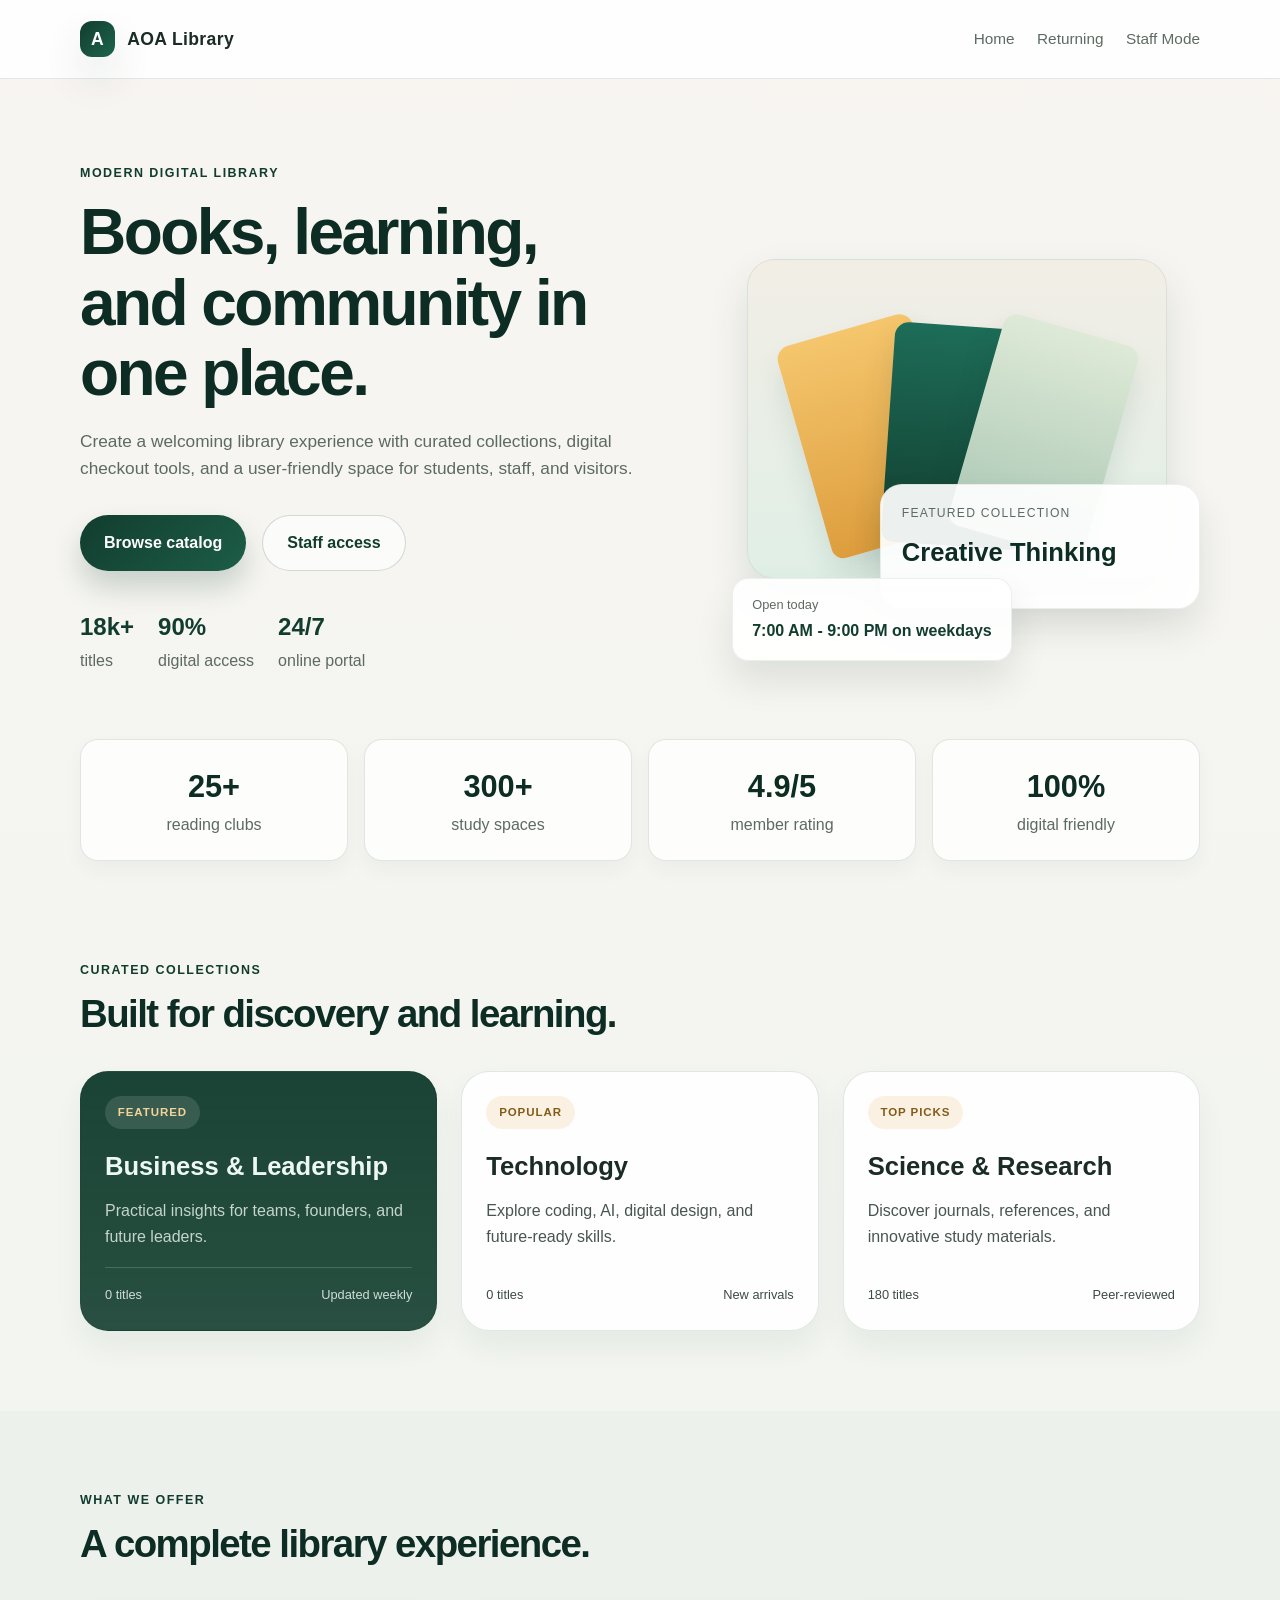
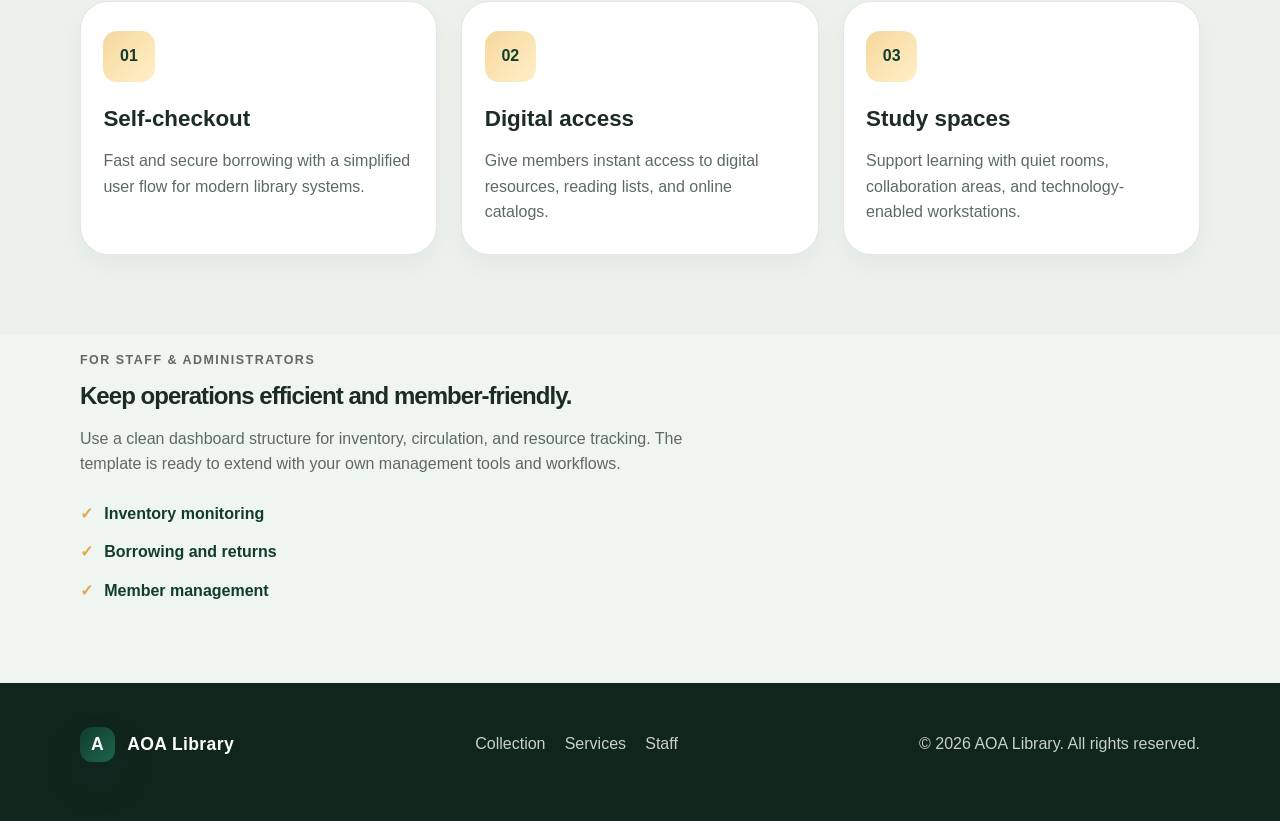
<file: index.html>
<!DOCTYPE html>
<html lang="en">
  <head>
    <meta charset="UTF-8" />
    <meta name="viewport" content="width=device-width, initial-scale=1.0" />
    <meta
      name="description"
      content="AOA Library is a website used in the within the school for students and staff in book borrowing and management."
    />
    <title>AOA Library</title>
    <link rel="stylesheet" href="styles.css" />
  </head>
  <body>
    <header class="topbar">
      <div class="container nav-wrap">
        <a class="brand" href="#home" aria-label="AOA Library home">
          <span class="brand-mark">A</span>
          <span>AOA Library</span>
        </a>

        <button class="nav-toggle" aria-expanded="false" aria-controls="mainNav">
          <span></span>
          <span></span>
          <span></span>
        </button>

        <nav class="main-nav" id="mainNav" aria-label="Main navigation">
          <a href="#home">Home</a>
          <a href="#returns">Returning</a>
          <a href="staffmode.html">Staff Mode</a>
        </nav>
      </div>
    </header>

    <main id="home">
      <section class="hero">
        <div class="container hero-grid">
          <div class="hero-content">
            <p class="eyebrow">Modern digital library</p>
            <h1>Books, learning, and community in one place.</h1>
            <p class="lead">
              Create a welcoming library experience with curated collections,
              digital checkout tools, and a user-friendly space for students,
              staff, and visitors.
            </p>

            <div class="hero-actions">
              <a class="primary-btn" href="#collection">Browse catalog</a>
              <a class="secondary-btn" href="#staff">Staff access</a>
            </div>

            <ul class="hero-meta" aria-label="Library highlights">
              <li><strong>18k+</strong><span>titles</span></li>
              <li><strong>90%</strong><span>digital access</span></li>
              <li><strong>24/7</strong><span>online portal</span></li>
            </ul>
          </div>

          <div class="hero-panel" aria-label="Library overview card">
            <div class="book-stand">
              <div class="book book-one"></div>
              <div class="book book-two"></div>
              <div class="book book-three"></div>
            </div>

            <div class="info-card feature-card">
              <p class="feature-label">Featured collection</p>
              <h2>Creative Thinking</h2>
              <div class="feature-progress">
              </div>
            </div>

            <div class="info-card hours-card">
              <p>Open today</p>
              <strong>7:00 AM - 9:00 PM on weekdays</strong>
            </div>
          </div>
        </div>
      </section>

      <section class="stats" aria-label="Library statistics">
        <div class="container stats-grid">
          <article class="stat-item">
            <strong>25+</strong>
            <span>reading clubs</span>
          </article>
          <article class="stat-item">
            <strong>300+</strong>
            <span>study spaces</span>
          </article>
          <article class="stat-item">
            <strong>4.9/5</strong>
            <span>member rating</span>
          </article>
          <article class="stat-item">
            <strong>100%</strong>
            <span>digital friendly</span>
          </article>
        </div>
      </section>

      <section class="section-block" id="collection">
        <div class="container">
          <div class="section-heading">
            <p class="eyebrow">Curated collections</p>
            <h2>Built for discovery and learning.</h2>
          </div>

          <div class="card-grid">
            <article class="library-card accent-card">
              <span class="tag">Featured</span>
              <h3>Business & Leadership</h3>
              <p>
                Practical insights for teams, founders, and future leaders.
              </p>
              <div class="card-meta">
                <span>0 titles</span>
                <span>Updated weekly</span>
              </div>
            </article>

            <article class="library-card">
              <span class="tag">Popular</span>
              <h3>Technology</h3>
              <p>
                Explore coding, AI, digital design, and future-ready skills.
              </p>
              <div class="card-meta">
                <span>0 titles</span>
                <span>New arrivals</span>
              </div>
            </article>

            <article class="library-card">
              <span class="tag">Top picks</span>
              <h3>Science & Research</h3>
              <p>
                Discover journals, references, and innovative study materials.
              </p>
              <div class="card-meta">
                <span>180 titles</span>
                <span>Peer-reviewed</span>
              </div>
            </article>
          </div>
        </div>
      </section>

      <section class="section-block muted-section" id="services">
        <div class="container">
          <div class="section-heading narrow">
            <p class="eyebrow">What we offer</p>
            <h2>A complete library experience.</h2>
          </div>

          <div class="service-grid">
            <article class="service-item">
              <div class="service-icon">01</div>
              <h3>Self-checkout</h3>
              <p>
                Fast and secure borrowing with a simplified user flow for modern
                library systems.
              </p>
            </article>

            <article class="service-item">
              <div class="service-icon">02</div>
              <h3>Digital access</h3>
              <p>
                Give members instant access to digital resources, reading lists,
                and online catalogs.
              </p>
            </article>

            <article class="service-item">
              <div class="service-icon">03</div>
              <h3>Study spaces</h3>
              <p>
                Support learning with quiet rooms, collaboration areas, and
                technology-enabled workstations.
              </p>
            </article>
          </div>
        </div>
      </section>

      <section class="section-block info-panel" id="staff">
        <div class="container panel-grid">
          <div class="panel-copy">
            <p class="eyebrow">For staff & administrators</p>
            <h2>Keep operations efficient and member-friendly.</h2>
            <p>
              Use a clean dashboard structure for inventory, circulation, and
              resource tracking. The template is ready to extend with your own
              management tools and workflows.
            </p>
            <ul class="check-list">
              <li>Inventory monitoring</li>
              <li>Borrowing and returns</li>
              <li>Member management</li>
            </ul>
          </div>

      </section>

    </main>

    <footer class="site-footer">
      <div class="container footer-grid">
        <div>
          <a class="brand footer-brand" href="#home">
            <span class="brand-mark">A</span>
            <span>AOA Library</span>
          </a>
        </div>

        <div class="footer-links">
          <a href="#collection">Collection</a>
          <a href="#services">Services</a>
          <a href="#staff">Staff</a>
        </div>

        <p>&copy; <span id="year"></span> AOA Library. All rights reserved.</p>
      </div>
    </footer>

    <script src="index.js"></script>
  </body>
</html>
</file>
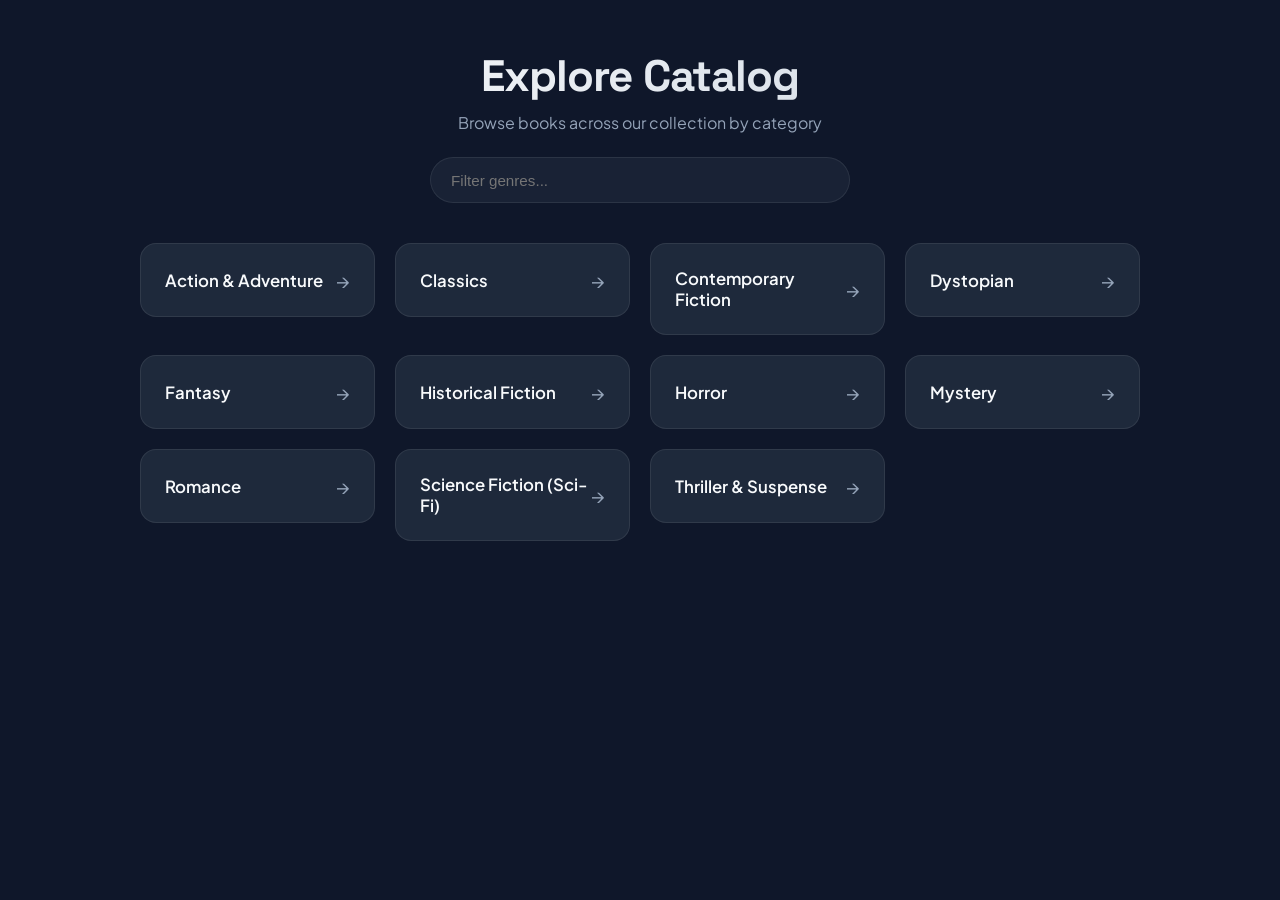
<file: catalog.html>
<!DOCTYPE html>
<html lang="en">
<head>
  <meta charset="UTF-8" />
  <meta name="viewport" content="width=device-width, initial-scale=1.0" />
  <title>Catalog Genres | AOA Library</title>
  <link rel="preconnect" href="https://fonts.googleapis.com">
  <link rel="preconnect" href="https://fonts.gstatic.com" crossorigin>
  <link href="https://fonts.googleapis.com/css2?family=Plus+Jakarta+Sans:wght@400;500;600;700&family=Space+Grotesk:wght@600;700&display=swap" rel="stylesheet">
  
  <style>
    :root {
      --bg: #0f172a;
      --card-bg: #1e293b;
      --card-hover: #334155;
      --accent: #6366f1;
      --accent-glow: rgba(99, 102, 241, 0.25);
      --text-main: #f8fafc;
      --text-muted: #94a3b8;
      --border: rgba(255, 255, 255, 0.08);
    }

    * {
      box-sizing: border-box;
      margin: 0;
      padding: 0;
    }

    body {
      font-family: 'Plus Jakarta Sans', sans-serif;
      background-color: var(--bg);
      color: var(--text-main);
      min-height: 100vh;
      padding: 3rem 1.5rem;
      display: flex;
      justify-content: center;
    }

    .catalog-container {
      max-width: 1000px;
      width: 100%;
    }

    .catalog-header {
      margin-bottom: 2.5rem;
      text-align: center;
    }

    .catalog-header h1 {
      font-family: 'Space Grotesk', sans-serif;
      font-size: 2.75rem;
      font-weight: 700;
      letter-spacing: -0.02em;
      background: linear-gradient(135deg, #ffffff 0%, #cbd5e1 100%);
      -webkit-background-clip: text;
      -webkit-text-fill-color: transparent;
      margin-bottom: 0.5rem;
    }

    .catalog-header p {
      color: var(--text-muted);
      font-size: 1rem;
    }

    /* Search Input */
    .search-wrap {
      margin-top: 1.5rem;
      display: flex;
      justify-content: center;
    }

    .search-input {
      width: 100%;
      max-width: 420px;
      padding: 0.85rem 1.25rem;
      border-radius: 99px;
      border: 1px solid var(--border);
      background: rgba(30, 41, 59, 0.7);
      backdrop-filter: blur(8px);
      color: var(--text-main);
      font-size: 0.95rem;
      outline: none;
      transition: all 0.2s ease;
    }

    .search-input:focus {
      border-color: var(--accent);
      box-shadow: 0 0 0 4px var(--accent-glow);
    }

    /* Grid Layout */
    .genre-grid {
      display: grid;
      grid-template-columns: repeat(auto-fill, minmax(220px, 1fr));
      gap: 1.25rem;
      list-style: none;
    }

    .genre-card {
      background: var(--card-bg);
      border: 1px solid var(--border);
      border-radius: 16px;
      padding: 1.5rem;
      display: flex;
      align-items: center;
      justify-content: space-between;
      cursor: pointer;
      text-decoration: none;
      color: var(--text-main);
      transition: all 0.25s cubic-bezier(0.4, 0, 0.2, 1);
      position: relative;
      overflow: hidden;
    }

    .genre-card::before {
      content: '';
      position: absolute;
      top: 0;
      left: 0;
      width: 100%;
      height: 3px;
      background: linear-gradient(90deg, var(--accent), #a855f7);
      opacity: 0;
      transition: opacity 0.25s ease;
    }

    .genre-card:hover {
      background: var(--card-hover);
      transform: translateY(-4px);
      border-color: rgba(255, 255, 255, 0.15);
      box-shadow: 0 12px 24px -10px rgba(0, 0, 0, 0.5);
    }

    .genre-card:hover::before {
      opacity: 1;
    }

    .genre-name {
      font-weight: 600;
      font-size: 1.05rem;
    }

    .genre-arrow {
      color: var(--text-muted);
      font-size: 1.2rem;
      transition: transform 0.2s ease, color 0.2s ease;
    }

    .genre-card:hover .genre-arrow {
      transform: translateX(4px);
      color: var(--accent);
    }

    .no-results {
      grid-column: 1 / -1;
      text-align: center;
      color: var(--text-muted);
      padding: 3rem 0;
      display: none;
    }
  </style>
</head>
<body>

  <div class="catalog-container">
    <header class="catalog-header">
      <h1>Explore Catalog</h1>
      <p>Browse books across our collection by category</p>
      
      <div class="search-wrap">
        <input 
          type="text" 
          id="genreSearch" 
          class="search-input" 
          placeholder="Filter genres..." 
          aria-label="Filter genres"
        />
      </div>
    </header>

    <main>
      <ul class="genre-grid" id="genreList">
        <li class="genre-item"><a href="#" class="genre-card"><span class="genre-name">Action & Adventure</span><span class="genre-arrow">&rarr;</span></a></li>
        <li class="genre-item"><a href="#" class="genre-card"><span class="genre-name">Classics</span><span class="genre-arrow">&rarr;</span></a></li>
        <li class="genre-item"><a href="#" class="genre-card"><span class="genre-name">Contemporary Fiction</span><span class="genre-arrow">&rarr;</span></a></li>
        <li class="genre-item"><a href="#" class="genre-card"><span class="genre-name">Dystopian</span><span class="genre-arrow">&rarr;</span></a></li>
        <li class="genre-item"><a href="#" class="genre-card"><span class="genre-name">Fantasy</span><span class="genre-arrow">&rarr;</span></a></li>
        <li class="genre-item"><a href="#" class="genre-card"><span class="genre-name">Historical Fiction</span><span class="genre-arrow">&rarr;</span></a></li>
        <li class="genre-item"><a href="#" class="genre-card"><span class="genre-name">Horror</span><span class="genre-arrow">&rarr;</span></a></li>
        <li class="genre-item"><a href="#" class="genre-card"><span class="genre-name">Mystery</span><span class="genre-arrow">&rarr;</span></a></li>
        <li class="genre-item"><a href="#" class="genre-card"><span class="genre-name">Romance</span><span class="genre-arrow">&rarr;</span></a></li>
        <li class="genre-item"><a href="#" class="genre-card"><span class="genre-name">Science Fiction (Sci-Fi)</span><span class="genre-arrow">&rarr;</span></a></li>
        <li class="genre-item"><a href="#" class="genre-card"><span class="genre-name">Thriller & Suspense</span><span class="genre-arrow">&rarr;</span></a></li>
      </ul>
      <div id="noResults" class="no-results">No genres matching your search.</div>
    </main>
  </div>

  <script>
    // Live filter functionality
    const searchInput = document.getElementById('genreSearch');
    const genreItems = document.querySelectorAll('.genre-item');
    const noResults = document.getElementById('noResults');

    searchInput.addEventListener('input', (e) => {
      const query = e.target.value.toLowerCase().trim();
      let matches = 0;

      genreItems.forEach(item => {
        const text = item.textContent.toLowerCase();
        if (text.includes(query)) {
          item.style.display = '';
          matches++;
        } else {
          item.style.display = 'none';
        }
      });

      noResults.style.display = matches === 0 ? 'block' : 'none';
    });
  </script>
</body>
</html>
</file>
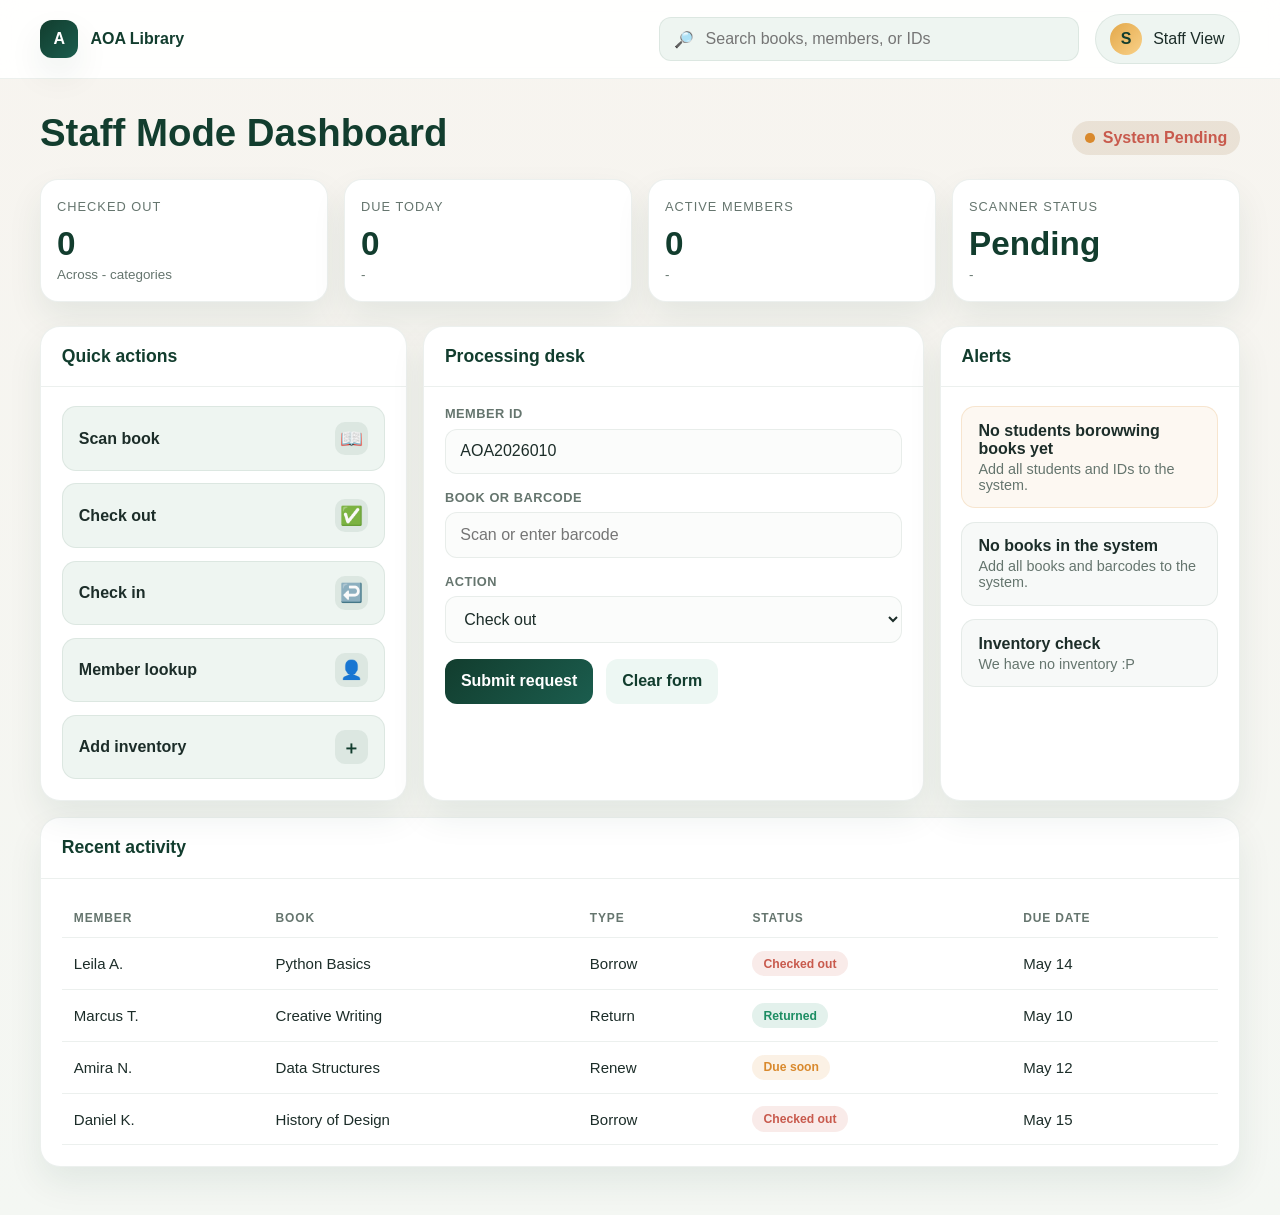
<file: staffmode.html>
<!DOCTYPE html>
<html lang="en">
  <head>
    <meta charset="UTF-8" />
    <meta name="viewport" content="width=device-width, initial-scale=1.0" />
    <title>AOA Library | Staff Mode</title>
    <link rel="stylesheet" href="staff-styles.css" />
  </head>
  <body>
    <header class="topbar">
      <div class="container topbar-inner">
        <div class="brand">
          <span class="brand-mark">A</span>
          <span>AOA Library</span>
        </div>

        <div class="toolbar">
          <label class="search-box" aria-label="Search records">
            <span>🔎</span>
            <input type="text" placeholder="Search books, members, or IDs" />
          </label>

          <div class="user-pill">
            <span class="avatar">S</span>
            <span>Staff View</span>
          </div>
        </div>
      </div>
    </header>

    <main class="page">
      <div class="container">
        <div class="page-header">
          <h1>Staff Mode Dashboard</h1>
          <div class="status-badge"><span class="status-dot"></span> System Pending</div>
        </div>

        <section class="stats-grid" aria-label="Library status overview">
          <article class="stat-card">
            <div class="stat-label">Checked out</div>
            <div class="stat-value">0</div>
            <div class="stat-sub">Across - categories</div>
          </article>

          <article class="stat-card">
            <div class="stat-label">Due today</div>
            <div class="stat-value">0</div>
            <div class="stat-sub">-</div>
          </article>

          <article class="stat-card">
            <div class="stat-label">Active members</div>
            <div class="stat-value">0</div>
            <div class="stat-sub">-</div>
          </article>

          <article class="stat-card">
            <div class="stat-label">Scanner status</div>
            <div class="stat-value">Pending</div>
            <div class="stat-sub">-</div>
          </article>
        </section>

        <section class="content-grid">
          <aside class="panel">
            <div class="panel-header">
              <h2>Quick actions</h2>
            </div>
            <div class="panel-body">
              <div class="quick-actions">
                <button class="action-btn" type="button">
                  <span>Scan book</span>
                  <span class="action-icon">📖</span>
                </button>
                <button class="action-btn" type="button">
                  <span>Check out</span>
                  <span class="action-icon">✅</span>
                </button>
                <button class="action-btn" type="button">
                  <span>Check in</span>
                  <span class="action-icon">↩️</span>
                </button>
                <button class="action-btn" type="button">
                  <span>Member lookup</span>
                  <span class="action-icon">👤</span>
                </button>
                <button class="action-btn" type="button">
                  <span>Add inventory</span>
                  <span class="action-icon">＋</span>
                </button>
              </div>
            </div>
          </aside>

          <section class="panel">
            <div class="panel-header">
              <h3>Processing desk</h3>
            </div>
            <div class="panel-body">
              <form class="form-grid">
                <div class="field">
                  <label for="memberId">Member ID</label>
                  <input id="memberId" type="text" value="AOA2026010" />
                </div>

                <div class="field">
                  <label for="bookId">Book or barcode</label>
                  <input id="bookId" type="text" placeholder="Scan or enter barcode" />
                </div>

                <div class="field">
                  <label for="actionType">Action</label>
                  <select id="actionType">
                    <option>Check out</option>
                    <option>Check in</option>
                    <option>Renew</option>
                    <option>Reserve</option>
                  </select>
                </div>

                <div style="display: flex; gap: 0.8rem; flex-wrap: wrap;">
                  <button class="primary-btn" type="button">Submit request</button>
                  <button class="secondary-btn" type="reset">Clear form</button>
                </div>
              </form>
            </div>
          </section>

          <aside class="panel">
            <div class="panel-header">
              <h3>Alerts</h3>
            </div>
            <div class="panel-body alerts">
              <div class="alert-item warning">
                <strong>No students borowwing books yet</strong>
                <p>Add all students and IDs to the system.</p>
              </div>

              <div class="alert-item info">
                <strong>No books in the system</strong>
                <p>Add all books and barcodes to the system.</p>
              </div>

              <div class="alert-item info">
                <strong>Inventory check</strong>
                <p>We have no inventory :P  </p>
              </div>
            </div>
          </aside>
        </section>

        <section class="panel" style="margin-top: 1rem;">
          <div class="panel-header">
            <h3>Recent activity</h3>
          </div>
          <div class="panel-body table-wrap">
            <table>
              <thead>
                <tr>
                  <th>Member</th>
                  <th>Book</th>
                  <th>Type</th>
                  <th>Status</th>
                  <th>Due date</th>
                </tr>
              </thead>
              <tbody>
                <tr>
                  <td>Leila A.</td>
                  <td>Python Basics</td>
                  <td>Borrow</td>
                  <td><span class="badge checked-out">Checked out</span></td>
                  <td>May 14</td>
                </tr>
                <tr>
                  <td>Marcus T.</td>
                  <td>Creative Writing</td>
                  <td>Return</td>
                  <td><span class="badge returned">Returned</span></td>
                  <td>May 10</td>
                </tr>
                <tr>
                  <td>Amira N.</td>
                  <td>Data Structures</td>
                  <td>Renew</td>
                  <td><span class="badge due">Due soon</span></td>
                  <td>May 12</td>
                </tr>
                <tr>
                  <td>Daniel K.</td>
                  <td>History of Design</td>
                  <td>Borrow</td>
                  <td><span class="badge checked-out">Checked out</span></td>
                  <td>May 15</td>
                </tr>
              </tbody>
            </table>
          </div>
        </section>
      </div>
      <script src="staffmode.js"></script>
    </main>
  </body>
</html>
</file>
<file: styles.css>
:root {
  --bg: #f5efe7;
  --surface: #ffffff;
  --surface-soft: #f0f4ef;
  --primary: #123d2e;
  --primary-deep: #0d2c23;
  --accent: #e3a84a;
  --accent-soft: #f6d79d;
  --text: #1b2b25;
  --muted: #5d6a63;
  --border: rgba(18, 61, 46, 0.12);
  --shadow: 0 20px 40px rgba(18, 61, 46, 0.12);
  --radius-lg: 28px;
  --radius-md: 18px;
  --radius-sm: 12px;
}

* {
  box-sizing: border-box;
}

html {
  scroll-behavior: smooth;
}

body {
  margin: 0;
  font-family: "Segoe UI", Tahoma, Geneva, Verdana, sans-serif;
  background: linear-gradient(180deg, #f8f5f1 0%, #eef5f0 100%);
  color: var(--text);
  line-height: 1.6;
}

a {
  color: inherit;
  text-decoration: none;
}

img {
  max-width: 100%;
  display: block;
}

button {
  font: inherit;
}

.container {
  width: min(1120px, calc(100% - 2rem));
  margin: 0 auto;
}

.topbar {
  position: sticky;
  top: 0;
  z-index: 30;
  backdrop-filter: blur(10px);
  background: rgba(255, 255, 255, 0.88);
  border-bottom: 1px solid var(--border);
}

.nav-wrap {
  display: flex;
  align-items: center;
  justify-content: space-between;
  gap: 1.5rem;
  min-height: 78px;
}

.brand {
  display: inline-flex;
  align-items: center;
  gap: 0.75rem;
  font-size: 1.1rem;
  font-weight: 700;
  letter-spacing: 0.02em;
}

.brand-mark {
  display: grid;
  place-items: center;
  width: 2.2rem;
  height: 2.2rem;
  border-radius: 12px;
  background: linear-gradient(135deg, var(--primary), #1d654d);
  color: #fff;
  box-shadow: var(--shadow);
}

.main-nav {
  display: flex;
  align-items: center;
  gap: 1.4rem;
  font-size: 0.96rem;
  color: var(--muted);
}

.main-nav a {
  position: relative;
  transition: color 0.2s ease;
}

.main-nav a::after {
  content: "";
  position: absolute;
  left: 0;
  bottom: -0.4rem;
  width: 100%;
  height: 2px;
  background: var(--accent);
  transform: scaleX(0);
  transform-origin: left;
  transition: transform 0.2s ease;
}

.main-nav a:hover,
.main-nav a:focus-visible {
  color: var(--primary);
}

.main-nav a:hover::after,
.main-nav a:focus-visible::after {
  transform: scaleX(1);
}

.header-cta,
.primary-btn,
.secondary-btn {
  display: inline-flex;
  align-items: center;
  justify-content: center;
  border-radius: 999px;
  padding: 0.9rem 1.5rem;
  font-weight: 700;
  transition: transform 0.2s ease, box-shadow 0.2s ease;
}

.header-cta,
.primary-btn {
  background: linear-gradient(135deg, var(--primary), #1c5d47);
  color: #fff;
  box-shadow: 0 16px 28px rgba(18, 61, 46, 0.2);
}

.secondary-btn {
  border: 1px solid rgba(18, 61, 46, 0.18);
  background: rgba(255, 255, 255, 0.6);
  color: var(--primary);
}

.header-cta:hover,
.primary-btn:hover,
.secondary-btn:hover {
  transform: translateY(-2px);
}

.hero {
  padding: 5rem 0 3rem;
}

.hero-grid {
  display: grid;
  grid-template-columns: 1.1fr 0.9fr;
  align-items: center;
  gap: 2.5rem;
}

.eyebrow {
  margin: 0 0 0.8rem;
  color: var(--primary);
  font-size: 0.78rem;
  font-weight: 800;
  letter-spacing: 0.12em;
  text-transform: uppercase;
}

.hero-content h1,
.section-heading h2,
.panel-copy h2,
.cta-inner h2 {
  margin: 0;
  line-height: 1.1;
  letter-spacing: -0.04em;
}

.hero-content h1 {
  max-width: 560px;
  font-size: clamp(2.8rem, 5vw, 5rem);
  color: var(--primary-deep);
}

.lead {
  max-width: 560px;
  margin-top: 1.2rem;
  font-size: 1.08rem;
  color: var(--muted);
}

.hero-actions {
  display: flex;
  flex-wrap: wrap;
  gap: 1rem;
  margin-top: 2rem;
}

.hero-meta {
  list-style: none;
  display: flex;
  flex-wrap: wrap;
  gap: 1.5rem;
  padding: 0;
  margin: 2.3rem 0 0;
}

.hero-meta li {
  display: flex;
  flex-direction: column;
  gap: 0.1rem;
  color: var(--muted);
}

.hero-meta strong {
  font-size: 1.5rem;
  color: var(--primary);
}

.hero-panel {
  position: relative;
  min-height: 520px;
  display: flex;
  flex-direction: column;
  justify-content: center;
  align-items: center;
}

.book-stand {
  position: relative;
  width: min(100%, 420px);
  height: 320px;
  border-radius: 28px;
  background: linear-gradient(180deg, #f2eee6 0%, #e0efe6 100%);
  border: 1px solid rgba(18, 61, 46, 0.08);
  box-shadow: var(--shadow);
  overflow: hidden;
}

.book {
  position: absolute;
  bottom: 32px;
  width: 140px;
  height: 220px;
  border-radius: 14px 14px 12px 12px;
  box-shadow: 0 18px 30px rgba(18, 61, 46, 0.12);
}

.book-one {
  left: 54px;
  background: linear-gradient(180deg, #f5c66d 0%, #dd9d3d 100%);
  transform: rotate(-16deg);
}

.book-two {
  left: 140px;
  background: linear-gradient(180deg, #1d6d58 0%, #123d2e 100%);
  transform: rotate(4deg);
}

.book-three {
  right: 52px;
  background: linear-gradient(180deg, #deead7 0%, #a9c7b4 100%);
  transform: rotate(16deg);
}

.info-card {
  position: absolute;
  background: rgba(255, 255, 255, 0.92);
  border: 1px solid rgba(18, 61, 46, 0.08);
  box-shadow: 0 20px 36px rgba(15, 44, 34, 0.1);
}

.feature-card {
  right: 0;
  bottom: 70px;
  width: min(320px, 75%);
  padding: 1.2rem 1.3rem;
  border-radius: 22px;
}

.feature-label {
  margin: 0;
  color: var(--muted);
  font-size: 0.76rem;
  text-transform: uppercase;
  letter-spacing: 0.1em;
}

.feature-card h2 {
  margin: 0.5rem 0 1rem;
  font-size: clamp(1.5rem, 2vw, 2.2rem);
  color: var(--primary-deep);
}

.feature-progress {
  display: flex;
  justify-content: space-between;
  gap: 1rem;
  color: var(--muted);
}

.feature-progress strong {
  color: var(--primary);
}

.hours-card {
  left: 18px;
  bottom: 18px;
  padding: 1rem 1.2rem;
  border-radius: 16px;
}

.hours-card p {
  margin: 0 0 0.2rem;
  color: var(--muted);
  font-size: 0.8rem;
}

.hours-card strong {
  color: var(--primary);
}

.stats {
  padding: 0.75rem 0 1.25rem;
}

.stats-grid {
  display: grid;
  grid-template-columns: repeat(4, minmax(0, 1fr));
  gap: 1rem;
}

.stat-item {
  padding: 1.4rem 1rem;
  background: rgba(255, 255, 255, 0.8);
  border: 1px solid var(--border);
  border-radius: var(--radius-md);
  text-align: center;
  box-shadow: 0 10px 20px rgba(18, 61, 46, 0.04);
}

.stat-item strong {
  display: block;
  font-size: clamp(1.6rem, 2.4vw, 2.3rem);
  color: var(--primary-deep);
}

.stat-item span {
  color: var(--muted);
}

.section-block {
  padding: 5rem 0;
}

.section-heading {
  margin-bottom: 2.2rem;
}

.section-heading h2 {
  font-size: clamp(2rem, 3vw, 3rem);
  color: var(--primary-deep);
}

.narrow {
  max-width: 620px;
}

.card-grid {
  display: grid;
  grid-template-columns: repeat(3, minmax(0, 1fr));
  gap: 1.5rem;
}

.library-card {
  display: flex;
  flex-direction: column;
  min-height: 260px;
  padding: 1.5rem;
  background: rgba(255, 255, 255, 0.9);
  border: 1px solid var(--border);
  border-radius: var(--radius-lg);
  box-shadow: 0 16px 30px rgba(18, 61, 46, 0.06);
}

.accent-card {
  background: linear-gradient(180deg, rgba(18, 61, 46, 0.97), rgba(18, 61, 46, 0.9));
  color: #edf7f3;
}

.tag {
  align-self: flex-start;
  padding: 0.45rem 0.8rem;
  border-radius: 999px;
  background: rgba(227, 168, 74, 0.15);
  color: #835b19;
  font-size: 0.72rem;
  font-weight: 700;
  text-transform: uppercase;
  letter-spacing: 0.08em;
}

.accent-card .tag {
  background: rgba(255, 255, 255, 0.12);
  color: #f3d39a;
}

.library-card h3 {
  margin: 1.1rem 0 0.7rem;
  font-size: 1.6rem;
}

.library-card p {
  margin: 0;
  color: inherit;
  opacity: 0.8;
}

.card-meta {
  display: flex;
  justify-content: space-between;
  gap: 1rem;
  margin-top: auto;
  padding-top: 1.1rem;
  border-top: 1px solid rgba(255, 255, 255, 0.15);
  font-size: 0.8rem;
  opacity: 0.85;
}

.accent-card .card-meta {
  border-top-color: rgba(255, 255, 255, 0.2);
}

.muted-section {
  background: rgba(18, 61, 46, 0.02);
}

.service-grid {
  display: grid;
  grid-template-columns: repeat(3, minmax(0, 1fr));
  gap: 1.5rem;
}

.service-item {
  padding: 1.8rem 1.4rem;
  background: #fff;
  border-radius: var(--radius-lg);
  border: 1px solid var(--border);
  box-shadow: 0 10px 24px rgba(18, 61, 46, 0.04);
}

.service-icon {
  display: inline-grid;
  place-items: center;
  width: 3.2rem;
  height: 3.2rem;
  border-radius: 14px;
  background: linear-gradient(135deg, var(--accent-soft), #fff0c7);
  color: var(--primary);
  font-weight: 800;
}

.service-item h3 {
  margin: 1.2rem 0 0.7rem;
  font-size: 1.4rem;
}

.service-item p {
  margin: 0;
  color: var(--muted);
}

.info-panel {
  padding-top: 1rem;
}

.panel-grid {
  display: grid;
  grid-template-columns: 1.1fr 0.9fr;
  gap: 1.5rem;
  align-items: center;
}

.panel-copy p {
  color: var(--muted);
}

.check-list {
  list-style: none;
  margin: 1.5rem 0 0;
  padding: 0;
  display: grid;
  gap: 0.8rem;
  color: var(--primary);
  font-weight: 600;
}

.check-list li::before {
  content: "✓";
  display: inline-block;
  margin-right: 0.7rem;
  color: var(--accent);
}

.calendar-card {
  padding: 1.5rem;
  border-radius: var(--radius-lg);
  background: var(--primary-deep);
  color: #edf7f3;
  box-shadow: var(--shadow);
}

.calendar-header {
  display: flex;
  justify-content: space-between;
  align-items: center;
  margin-bottom: 1rem;
  font-size: 0.9rem;
  color: rgba(237, 247, 243, 0.8);
}

.calendar-card ul {
  list-style: none;
  margin: 0;
  padding: 0;
  display: grid;
  gap: 1rem;
}

.calendar-card li {
  display: flex;
  align-items: center;
  gap: 1rem;
  padding-top: 0.8rem;
  border-top: 1px solid rgba(237, 247, 243, 0.12);
}

.date-pill {
  display: grid;
  place-items: center;
  width: 2.9rem;
  height: 2.9rem;
  border-radius: 12px;
  background: rgba(255, 255, 255, 0.08);
  color: var(--accent-soft);
  font-weight: 800;
}

.calendar-card h4 {
  margin: 0 0 0.2rem;
  font-size: 1.1rem;
}

.calendar-card p {
  margin: 0;
  color: rgba(237, 247, 243, 0.7);
}

.cta-block {
  padding: 1rem 0 5rem;
}

.cta-inner {
  display: flex;
  justify-content: space-between;
  align-items: center;
  gap: 1.5rem;
  padding: 2rem 2.2rem;
  border-radius: var(--radius-lg);
  background: linear-gradient(135deg, var(--primary), #204f43);
  color: #fff;
  box-shadow: 0 24px 38px rgba(18, 61, 46, 0.18);
}

.cta-inner .eyebrow {
  color: var(--accent-soft);
}

.site-footer {
  padding: 2rem 0 3rem;
  background: #10261d;
  color: rgba(255, 255, 255, 0.78);
}

.footer-grid {
  display: flex;
  align-items: center;
  justify-content: space-between;
  gap: 1.5rem;
}

.footer-brand {
  color: #fff;
}

.footer-links {
  display: flex;
  align-items: center;
  gap: 1.2rem;
}

.nav-toggle {
  display: none;
  flex-direction: column;
  justify-content: center;
  gap: 0.3rem;
  width: 2.75rem;
  height: 2.75rem;
  border: 1px solid var(--border);
  border-radius: 12px;
  background: rgba(255, 255, 255, 0.8);
}

.nav-toggle span {
  display: block;
  width: 1.3rem;
  height: 2px;
  margin: 0 auto;
  background: var(--primary);
  border-radius: 999px;
}

@media (max-width: 820px) {
  .hero-grid,
  .panel-grid,
  .card-grid,
  .service-grid,
  .stats-grid {
    grid-template-columns: 1fr;
  }

  .hero {
    padding-top: 4rem;
  }

  .header-cta {
    display: none;
  }

  .nav-toggle {
    display: flex;
    order: 3;
  }

  .nav-wrap {
    position: relative;
    flex-wrap: wrap;
    padding: 0.8rem 0;
  }

  .main-nav {
    display: none;
    width: 100%;
    flex-direction: column;
    align-items: flex-start;
    padding: 1rem;
    background: rgba(255, 255, 255, 0.98);
    border: 1px solid var(--border);
    border-radius: 18px;
    box-shadow: var(--shadow);
  }

  .main-nav.is-open {
    display: flex;
  }

  .cta-inner,
  .footer-grid {
    flex-direction: column;
    align-items: flex-start;
  }
}

@media (max-width: 520px) {
  .hero-content h1 {
    font-size: 2.5rem;
  }

  .hero-panel {
    min-height: 420px;
  }

  .book-stand {
    height: 260px;
  }

  .book {
    width: 110px;
    height: 190px;
  }

  .feature-card {
    right: 8px;
    bottom: 42px;
    width: 72%;
  }
}
</file>
<file: staff-styles.css>
:root {
        --bg: #f4f7f3;
        --panel: #ffffff;
        --panel-soft: #eef5f1;
        --primary: #123d2e;
        --primary-light: #1b5d4e;
        --accent: #e3a84a;
        --accent-soft: #fbe7c2;
        --text: #1c2d29;
        --muted: #65756e;
        --success: #1c8d63;
        --danger: #c85a4d;
        --warning: #d9892d;
        --border: rgba(18, 61, 46, 0.08);
        --shadow: 0 16px 35px rgba(18, 61, 46, 0.08);
      }

      * {
        box-sizing: border-box;
      }

      body {
        margin: 0;
        font-family: "Segoe UI", Tahoma, Geneva, Verdana, sans-serif;
        background: linear-gradient(180deg, #f7f4ef 0%, var(--bg) 100%);
        color: var(--text);
      }

      a {
        text-decoration: none;
        color: inherit;
      }

      button,
      input,
      select {
        font: inherit;
      }

      .container {
        width: min(1200px, calc(100% - 2rem));
        margin: 0 auto;
      }

      .topbar {
        background: rgba(255, 255, 255, 0.92);
        border-bottom: 1px solid var(--border);
        position: sticky;
        top: 0;
        z-index: 10;
        backdrop-filter: blur(12px);
      }

      .topbar-inner {
        min-height: 78px;
        display: flex;
        align-items: center;
        justify-content: space-between;
        gap: 1rem;
      }

      .brand {
        display: inline-flex;
        align-items: center;
        gap: 0.75rem;
        font-weight: 800;
        color: var(--primary);
      }

      .brand-mark {
        display: grid;
        place-items: center;
        width: 2.4rem;
        height: 2.4rem;
        border-radius: 12px;
        background: linear-gradient(135deg, var(--primary), var(--primary-light));
        color: #fff;
        box-shadow: var(--shadow);
      }

      .toolbar {
        display: flex;
        align-items: center;
        gap: 1rem;
      }

      .search-box {
        display: flex;
        align-items: center;
        gap: 0.6rem;
        background: var(--panel-soft);
        border: 1px solid var(--border);
        border-radius: 12px;
        padding: 0.7rem 0.9rem;
        min-width: min(420px, 52vw);
        color: var(--muted);
      }

      .search-box input {
        width: 100%;
        border: 0;
        outline: none;
        background: transparent;
        color: var(--text);
      }

      .user-pill {
        display: inline-flex;
        align-items: center;
        gap: 0.7rem;
        padding: 0.5rem 0.9rem;
        border-radius: 999px;
        background: var(--panel-soft);
        border: 1px solid var(--border);
      }

      .avatar {
        width: 2rem;
        height: 2rem;
        border-radius: 50%;
        background: linear-gradient(135deg, var(--accent), #f9d188);
        display: grid;
        place-items: center;
        color: var(--primary);
        font-weight: 700;
      }

      .page {
        padding: 2rem 0 3rem;
      }

      .page-header {
        display: flex;
        justify-content: space-between;
        align-items: end;
        gap: 1rem;
        margin-bottom: 1.5rem;
      }

      .page-header h1 {
        margin: 0;
        font-size: clamp(2rem, 3vw, 2.8rem);
        color: var(--primary);
      }

      .status-badge {
        display: inline-flex;
        align-items: center;
        gap: 0.5rem;
        padding: 0.5rem 0.8rem;
        border-radius: 999px;
        background: rgba(141, 90, 28, 0.12);
        color: var(--danger);
        font-weight: 700;
      }

      .status-dot {
        width: 0.6rem;
        height: 0.6rem;
        border-radius: 50%;
        background: var(--warning);
        color: rgb(172, 94, 5)
      }

      .stats-grid {
        display: grid;
        grid-template-columns: repeat(4, minmax(0, 1fr));
        gap: 1rem;
        margin-bottom: 1.5rem;
      }

      .stat-card {
        background: var(--panel);
        border: 1px solid var(--border);
        box-shadow: var(--shadow);
        border-radius: 18px;
        padding: 1.2rem 1rem;
      }

      .stat-label {
        color: var(--muted);
        font-size: 0.8rem;
        text-transform: uppercase;
        letter-spacing: 0.08em;
      }

      .stat-value {
        margin-top: 0.7rem;
        font-size: clamp(1.8rem, 2.6vw, 2.4rem);
        font-weight: 800;
        color: var(--primary);
      }

      .stat-sub {
        margin-top: 0.2rem;
        font-size: 0.84rem;
        color: var(--muted);
      }

      .content-grid {
        display: grid;
        grid-template-columns: 1.1fr 1.5fr 0.9fr;
        gap: 1rem;
      }

      .panel {
        background: var(--panel);
        border: 1px solid var(--border);
        border-radius: 20px;
        box-shadow: var(--shadow);
        overflow: hidden;
      }

      .panel-header {
        display: flex;
        justify-content: space-between;
        align-items: center;
        gap: 1rem;
        padding: 1.2rem 1.3rem;
        border-bottom: 1px solid var(--border);
      }

      .panel-header h2,
      .panel-header h3 {
        margin: 0;
        font-size: 1.1rem;
        color: var(--primary);
      }

      .panel-body {
        padding: 1.2rem 1.3rem 1.3rem;
      }

      .quick-actions {
        display: grid;
        gap: 0.8rem;
      }

      .action-btn {
        width: 100%;
        display: flex;
        align-items: center;
        justify-content: space-between;
        gap: 1rem;
        border: 1px solid var(--border);
        background: var(--panel-soft);
        color: var(--text);
        border-radius: 14px;
        padding: 0.9rem 1rem;
        font-weight: 700;
        cursor: pointer;
        transition: transform 0.2s ease, background 0.2s ease;
      }

      .action-btn:hover {
        transform: translateY(-1px);
        background: #eef8f4;
      }

      .action-icon {
        display: inline-grid;
        place-items: center;
        width: 2.1rem;
        height: 2.1rem;
        border-radius: 10px;
        background: rgba(18, 61, 46, 0.08);
        color: var(--primary);
        font-size: 1.15rem;
      }

      .form-grid {
        display: grid;
        gap: 1rem;
      }

      .field {
        display: grid;
        gap: 0.45rem;
      }

      .field label {
        font-size: 0.8rem;
        font-weight: 700;
        color: var(--muted);
        letter-spacing: 0.04em;
        text-transform: uppercase;
      }

      .field input,
      .field select {
        width: 100%;
        border: 1px solid var(--border);
        border-radius: 12px;
        padding: 0.8rem 0.9rem;
        background: #fbfcfb;
        color: var(--text);
      }

      .field input:focus,
      .field select:focus {
        outline: 2px solid rgba(18, 61, 46, 0.12);
      }

      .primary-btn,
      .secondary-btn {
        border: 0;
        border-radius: 12px;
        padding: 0.85rem 1rem;
        font-weight: 700;
        cursor: pointer;
      }

      .primary-btn {
        background: linear-gradient(135deg, var(--primary), var(--primary-light));
        color: #fff;
      }

      .secondary-btn {
        background: #edf7f3;
        color: var(--primary);
      }

      .table-wrap {
        overflow-x: auto;
      }

      table {
        width: 100%;
        border-collapse: collapse;
      }

      th,
      td {
        padding: 0.8rem 0.75rem;
        text-align: left;
        border-bottom: 1px solid var(--border);
        font-size: 0.94rem;
      }

      th {
        color: var(--muted);
        font-size: 0.75rem;
        text-transform: uppercase;
        letter-spacing: 0.07em;
      }

      .badge {
        display: inline-block;
        padding: 0.35rem 0.7rem;
        border-radius: 999px;
        font-weight: 700;
        font-size: 0.76rem;
      }

      .badge.checked-out {
        background: rgba(200, 90, 77, 0.12);
        color: var(--danger);
      }

      .badge.returned {
        background: rgba(28, 141, 99, 0.12);
        color: var(--success);
      }

      .badge.due {
        background: rgba(217, 137, 45, 0.12);
        color: var(--warning);
      }

      .alerts {
        display: grid;
        gap: 0.85rem;
      }

      .alert-item {
        padding: 0.9rem 1rem;
        border: 1px solid var(--border);
        border-radius: 14px;
        background: #fbfdfb;
      }

      .alert-item strong {
        display: block;
        margin-bottom: 0.2rem;
      }

      .alert-item p {
        margin: 0;
        color: var(--muted);
        font-size: 0.9rem;
      }

      .alert-item.warning {
        background: rgba(217, 137, 45, 0.06);
        border-color: rgba(217, 137, 45, 0.18);
      }

      .alert-item.info {
        background: rgba(18, 61, 46, 0.03);
      }

      @media (max-width: 980px) {
        .stats-grid,
        .content-grid {
          grid-template-columns: 1fr 1fr;
        }

        .content-grid > *:last-child {
          grid-column: 1 / -1;
        }
      }

      @media (max-width: 700px) {
        .topbar-inner,
        .page-header {
          flex-direction: column;
          align-items: flex-start;
        }

        .toolbar {
          width: 100%;
          flex-direction: column;
          align-items: stretch;
        }

        .search-box {
          min-width: 0;
          width: 100%;
        }

        .stats-grid,
        .content-grid {
          grid-template-columns: 1fr;
        }
      }
</file>
